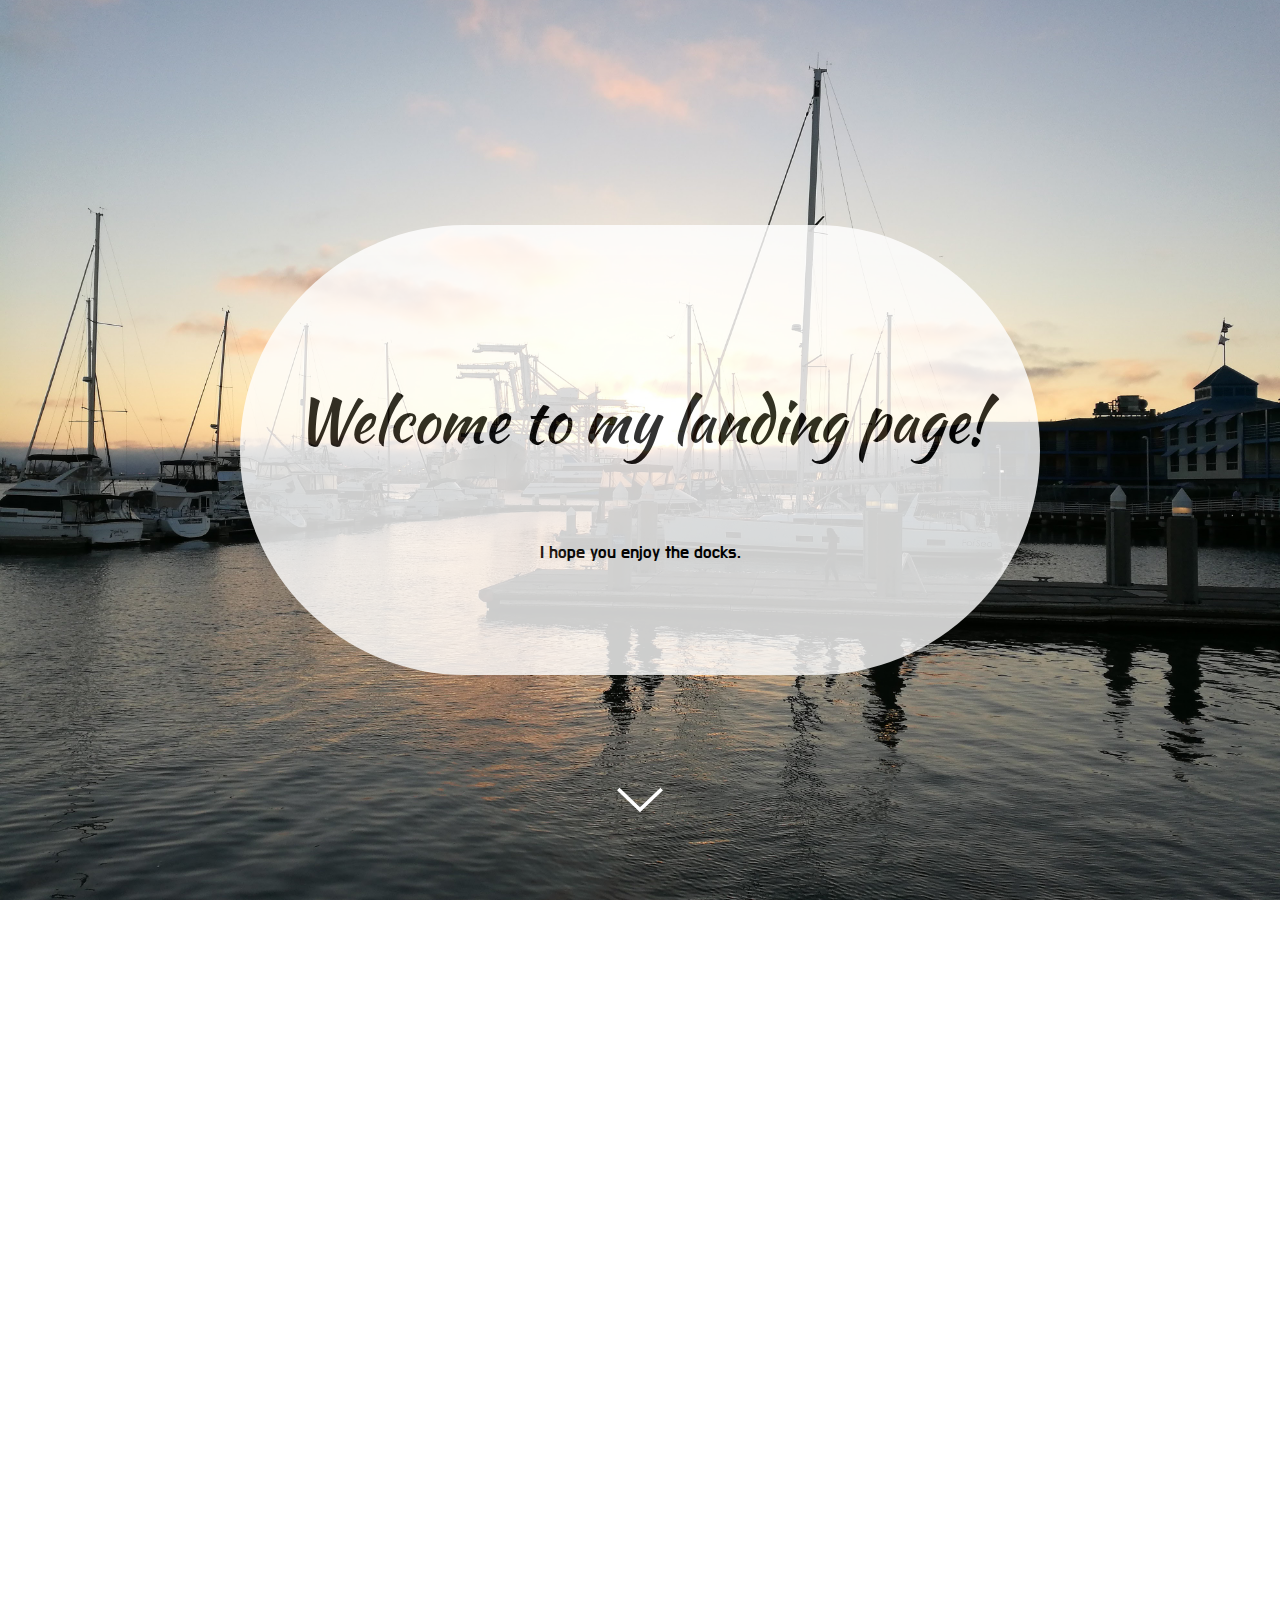
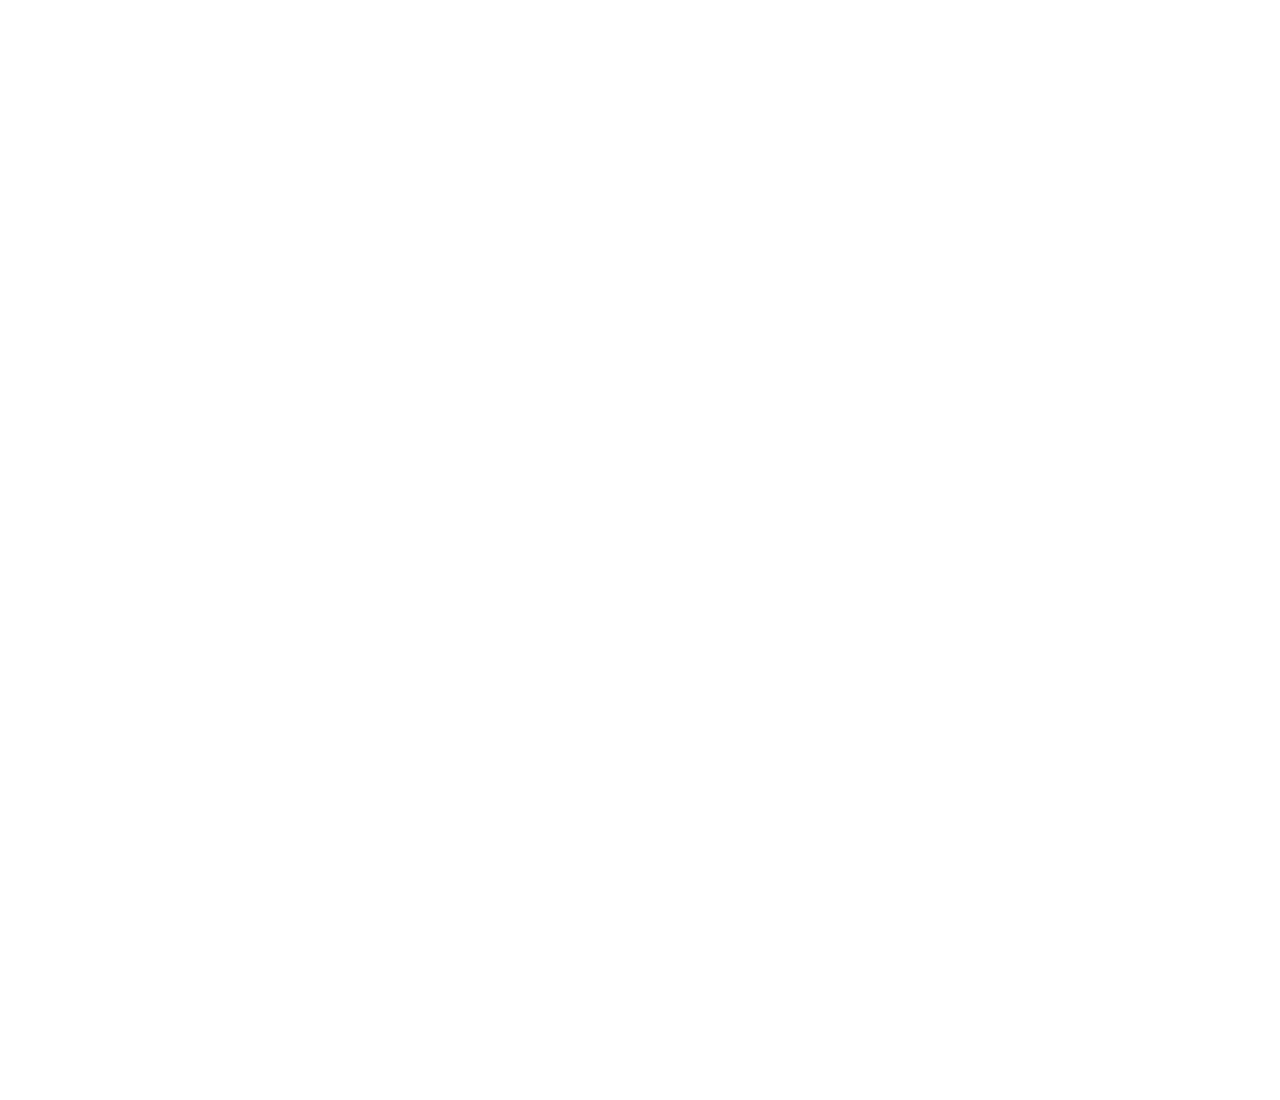
<file: index.html>
<!DOCTYPE html>
<html>
  <head>
    <title>Christina</title>
    <link href="https://fonts.googleapis.com/css?family=Do+Hyeon|Kaushan+Script" rel="stylesheet">
    <link rel="stylesheet" type="text/css" href="assets/css/style.css">
    <link rel="stylesheet" type="text/css" href="assets/css/jquery.fullPage.css" />
    <script src="https://ajax.googleapis.com/ajax/libs/jquery/3.3.1/jquery.min.js"></script>
  </head>
  <body>
    <div id="lightbox">
  		<div id="overlay"></div>
  		<div id="close">X</div>
      <div id="error-box">
        <p> Sorry, that part of the website is still under construction... <p>
      </div>
      <div id="resume-box">
  			<img id="resume" src="assets/img/Resume.jpg">
        </div>
      </div>

  	</div>

    <div id="fullpage">

      <div class="page section" id="1">
        <div class="centered-container">
          <div id="p1-text-container">
            <p id="welcome"> Welcome to my landing page! </p>
            <p id="joke"> I hope you enjoy the docks. </p>
          </div>

        </div>
        <?xml version="1.0" encoding="utf-8"?>
        <!-- Generator: Adobe Illustrator 21.1.0, SVG Export Plug-In . SVG Version: 6.00 Build 0)  -->
        <svg version="1.1" id="Layer_1" xmlns="http://www.w3.org/2000/svg" xmlns:xlink="http://www.w3.org/1999/xlink" x="0px" y="0px"
        	 viewBox="0 0 24 30" style="enable-background:new 0 0 24 30;" xml:space="preserve">
        <style type="text/css">
        	.st0{fill:#FFFFFF;}
        </style>
        <polygon class="st0" points="12,16.9 2.8,8.1 3.8,7.1 12,14.9 20.2,7.1 21.2,8.1 "/>
        </svg>

      </div>

      <div class="page section" id="2">
        <img id="me" src="assets/img/me.jpg"> </img>
        <!-- <div id="resume-box">
          <img id="resume" src="assets/img/resume.jpg"></img>
        </div> -->
        <div id="p2-container">
          <div id="p2-text-container">
            <div id="top">
              <p id="title"> About me: </p>

            </div>
            <p class="content"> Hey there! I'm Christina, currently a 3rd year undergraduate student studying computer science at UC Berkeley.
            Here's a sample of my CS <b>resume</b>.</p>
            <p>One of my goals currently is to explore more possibilities of what I may be interested in.
            As such, I hope to be able to open a blog section on this website soon.
          For now, enjoy the pictures I dug out of my phone. </p>
          </div>

        </div>
      </div>

      <div class="page section" id="3">
        <div id="p3-container">
          <div class="arrow-left"></div>
          <div id="p3-text-container">
            <p> So now that you know a little more about me, feel free to explore the site a little!
            Visit my blog if you enjoyed these pictures or my writing.
          If you're more interested in my technical projects, I have a section for that too! </p>
          </div>
          <div class="arrow-right"></div>
      </div>
    </div>
  </body>
  <script src="assets/js/script.js"></script>
  <script type="text/javascript" src="assets/js/jquery.fullPage.js"></script>
  <script src="assets/js/jquery.backstretch.min.js"></script>

</html>
</file>
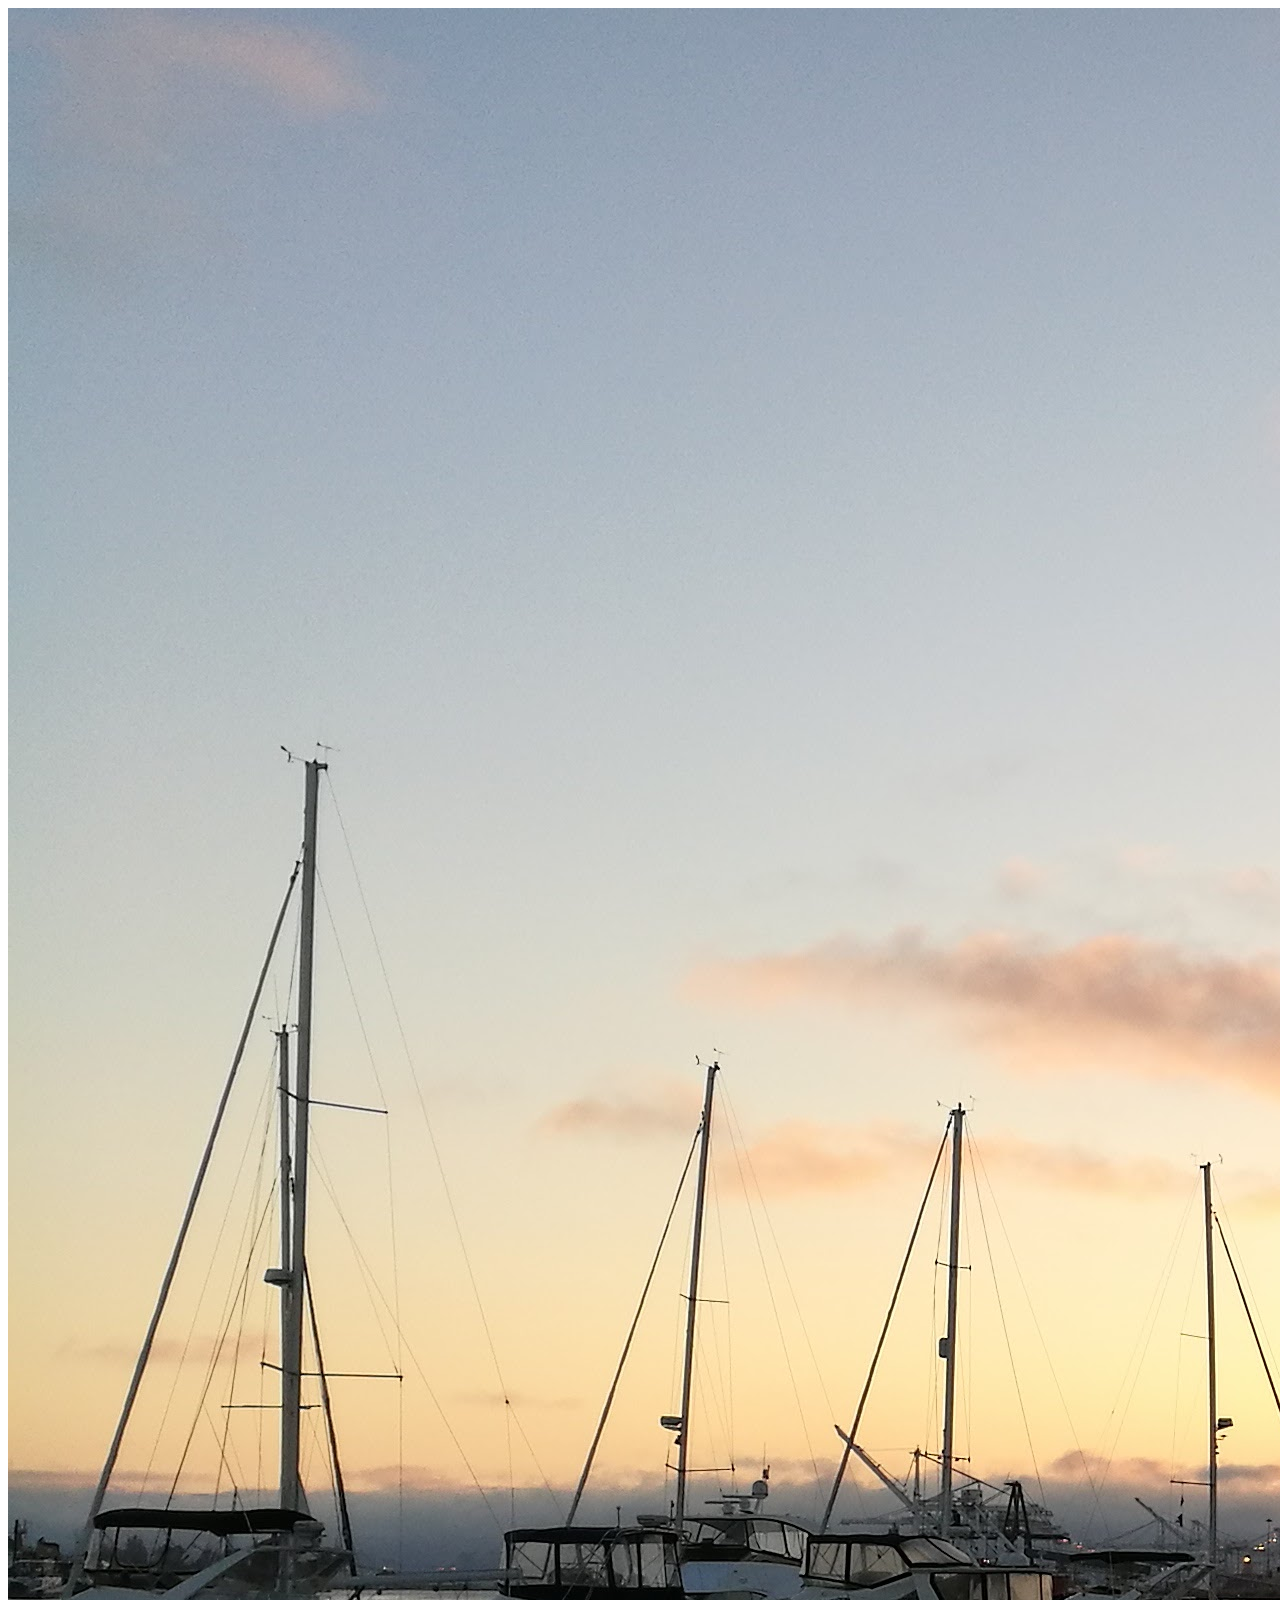
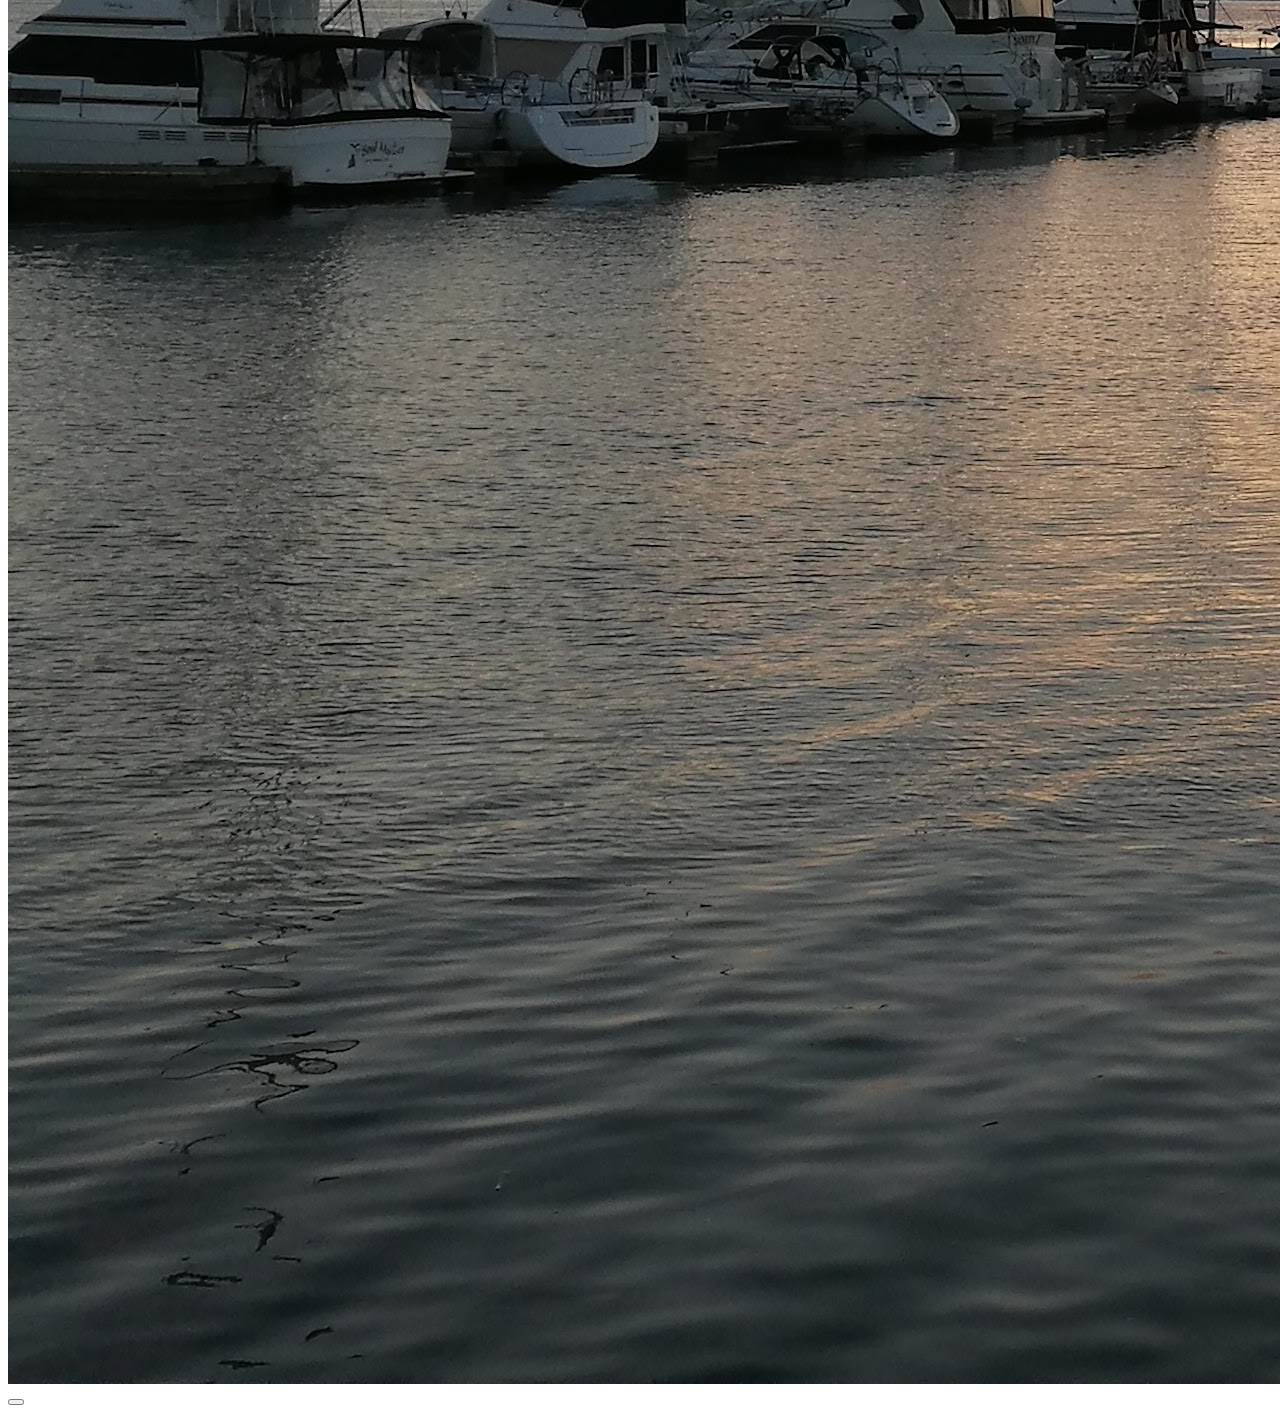
<file: blog.html>
<!DOCTYPE html>
<html>
  <head>
    <script src="https://ajax.googleapis.com/ajax/libs/jquery/3.3.1/jquery.min.js"></script>
  </head>
  <body>

    <img id="bg-img" src="assets/img/docks.jpg"/>

    <div id="page-container">

      <div id=navbar-container>
        <button id="home"></button>
        <div id="search-container"></div>
      </div>

      <div id="content-container">
        <div id="intro-container"></div>
        <div class="post-container"></div>
        <div class="post-container"></div>
        <div class="post-container"></div>
      </div>

    </div>

  </body>
  <script src="assets/js/script.js"></script>
</html>
</file>
<file: assets/css/style.css>
body{
  margin:0px;
  font-family: 'Do Hyeon', sans-serif;
}

.centered-container{
  position: fixed;
  width: 800px;
  height: 50vh;
  opacity: .8;
  background-color: white;
  margin: auto;
  z-index: 1;

  top: 50%;
  left: 50%;
  margin-top: -25vh; /* Negative half of height. */
  margin-left: -400px; /* Negative half of width. */
}

#p2-container{
  position: relative;
  width: 800px;
  height: 80vh;
  opacity: .8;
  background-color: white;
  margin: auto;
  z-index: 1;
  border-radius: 100px;
}

#p3-container{
  position: relative;
  width: 800px;
  height: 50vh;
  opacity: .8;
  background-color: white;
  margin: auto;
  z-index: 1;
  border-radius: 100px;
  display: flex;
  flex-direction: row;
  align-items: center;
  justify-content: center;
}

#p2-text-container{
  position: absolute;
  width: 600px;
  height: 70vh;
  margin-left: 100px;
  margin-right: 100px;
}

#p3-text-container{
  position: relative;
  width: 500px;
  height: 20vh;
  display: flex;
  flex-direction: column;
  justify-content: center;
  align-items: center;
}

#title {
  font-size: 60px;
}

b {
  cursor: pointer;
  color: #5603b5;
  color: #028bb5;
}

#top {
  display: flex;
  flex-direction: row;
  margin: 50px;
}
#me {
  position: absolute;
  opacity: 1;
  border: 5px solid #ddd;
  height: 300px;
  border-radius: 50%;
  right: 5vw;
  top: 5vh;
  z-index: 2;
}

#p1-text-container {
  width: 800px;
  height: 50vh;
  margin: auto;
  display: flex;
  flex-direction: column;
  align-items: center;
  justify-content: center;
}

#welcome {
  font-family: 'Kaushan Script', cursive;
  font-size: 60px;
}

#joke {
  font-size: 18px;
}

svg {
  position: relative;
  bottom: -40vh;
  left: 50vw;
  margin-left: auto;
  margin-right: auto;
  width: 60px;
  animation: pulse_opacity 1s ease-in-out 0s infinite;
}

@keyframes pulse_opacity {
  from {
    opacity: 1;
  } to {
    opacity: 0;
  }
}

#close {
	color: white;
	font: 36px/100% arial, sans-serif;
  	position: absolute;
	right: 20px;
	text-decoration: none;
	text-shadow: 0 1px 0 #fff;
	top: 20px;
	z-index: 4;
}

#overlay {
	background: rgba(0, 0, 0, 0.6);
	position: absolute;
	height: 100vh;
	width: 100vw;
	z-index: 3;
	top: 0px;
	left: 0px;
}

#resume-box{
  position: absolute;
  overflow: auto;
  height: 80vh;
  width: 800px;
  top:10vh;
  left: 100px;
  margin: auto;
  z-index: 5;
}

#resume{
  position: relative;
  width: 800px;
}

.arrow-right {
  margin: 30px;
  width: 0;
  height: 0;
  border-top: 50px solid transparent;
  border-bottom: 50px solid transparent;

  border-left: 50px solid #ddd;
  position: relative;
  z-index: 100;
}
.arrow-right:hover{
  cursor: pointer;
  border-left-color: #8c8c8c;
}

.arrow-left {
  margin: 30px;

  width: 0;
  height: 0;
  border-top: 50px solid transparent;
  border-bottom: 50px solid transparent;

  border-right:50px solid #ddd;
  position: relative;
  z-index: 100;
}
.arrow-left:hover{
  cursor: pointer;
  border-right-color: #8c8c8c;
}

.temp{
  color: #028bb5;
}

#error-box{
  position: absolute;
  overflow: auto;
  height: 10vh;
  width: 600px;
  top:40vh;
  left: 100px;
  margin: auto;
  z-index: 5;
  background-color: #ff9933;
  display: flex;
  align-items: center;
  justify-content: center;
  border-radius: 10px;
}
</file>
